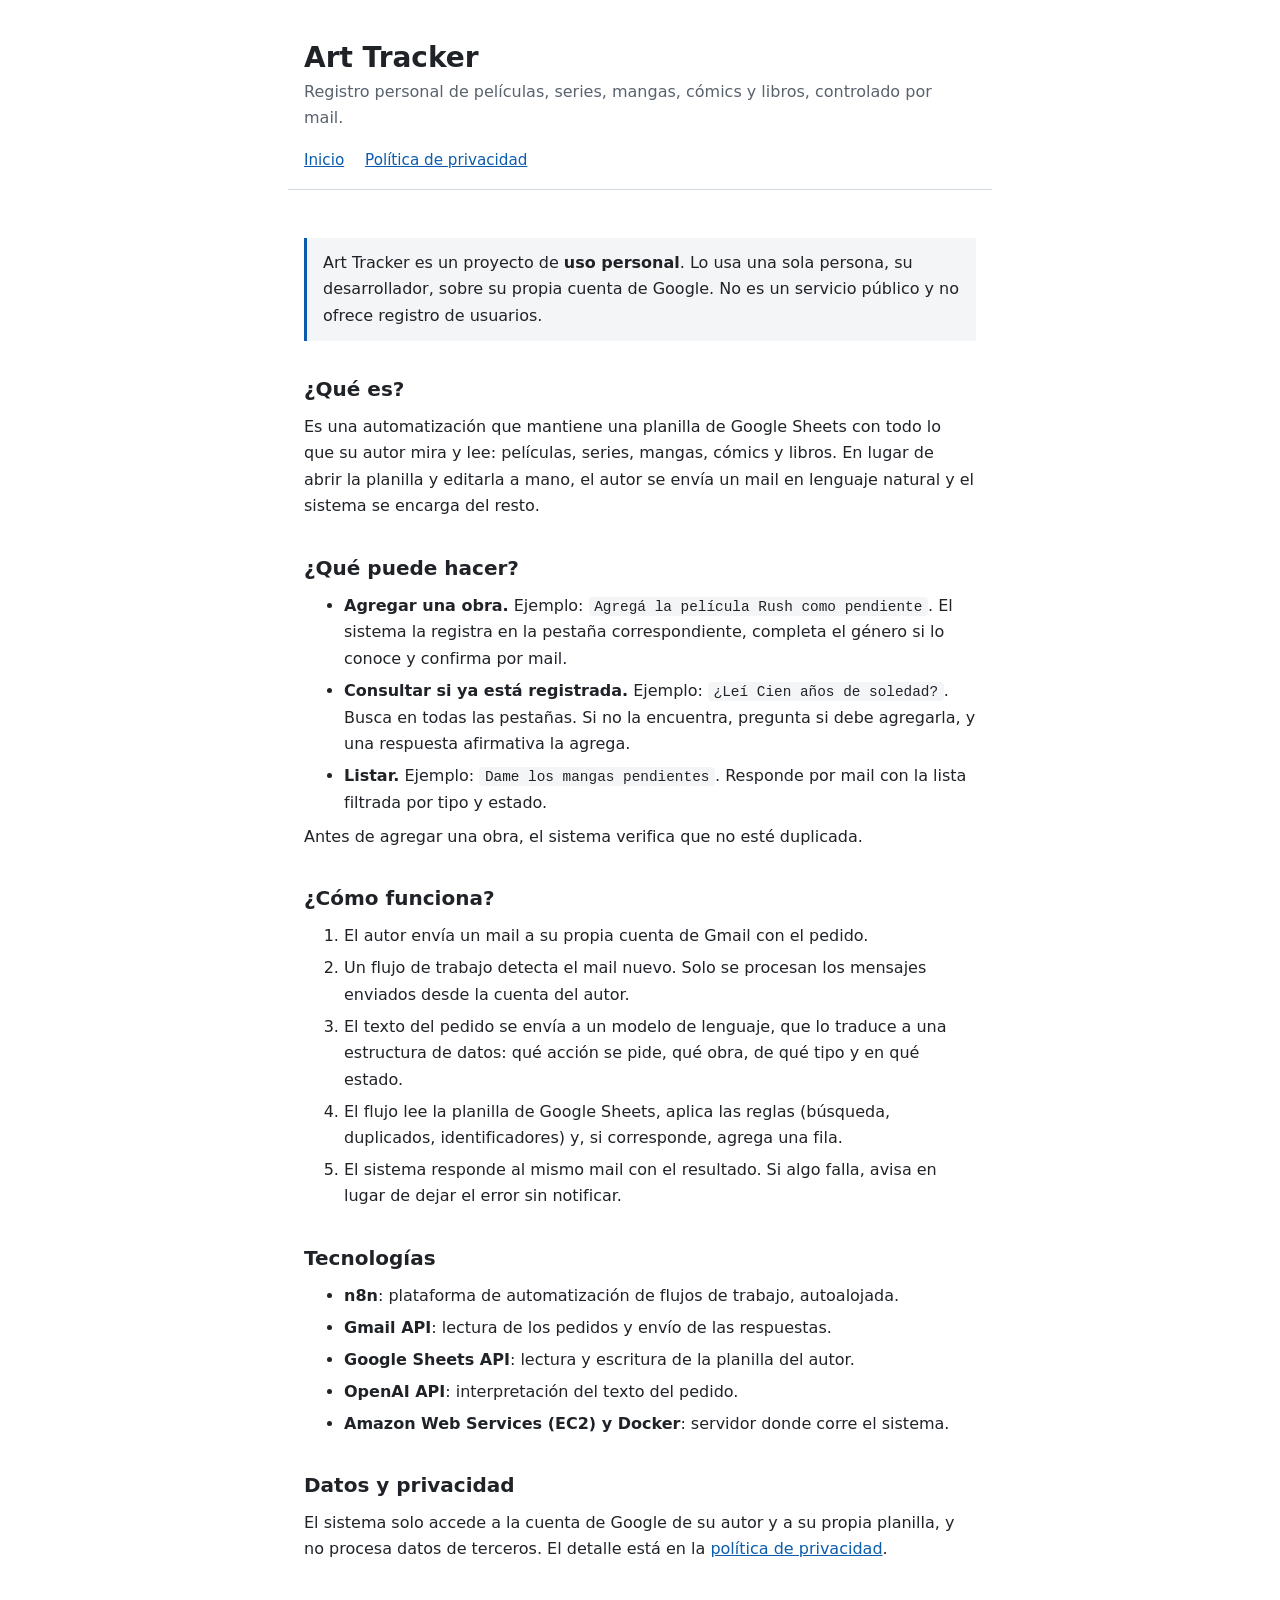
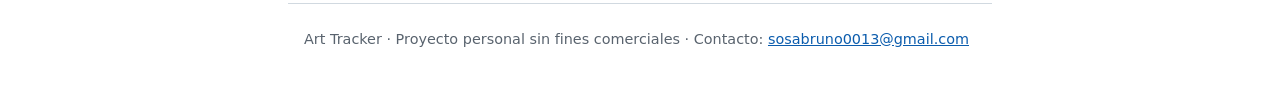
<file: index.html>
<!DOCTYPE html>
<html lang="es">
<head>
  <meta charset="utf-8">
  <meta name="viewport" content="width=device-width, initial-scale=1">
  <title>Art Tracker – Registro personal de películas, series, mangas y libros</title>
  <meta name="description" content="Art Tracker es una automatización de uso personal que registra películas, series, mangas, cómics y libros en una planilla de Google Sheets a partir de mails escritos en lenguaje natural.">
  <link rel="stylesheet" href="style.css">
</head>
<body>
  <header>
    <h1>Art Tracker</h1>
    <p>Registro personal de películas, series, mangas, cómics y libros, controlado por mail.</p>
    <nav>
      <a href="index.html">Inicio</a>
      <a href="privacy.html">Política de privacidad</a>
    </nav>
  </header>

  <main>
    <div class="note">
      Art Tracker es un proyecto de <strong>uso personal</strong>. Lo usa una sola persona, su desarrollador, sobre su propia cuenta de Google. No es un servicio público y no ofrece registro de usuarios.
    </div>

    <h2>¿Qué es?</h2>
    <p>
      Es una automatización que mantiene una planilla de Google Sheets con todo lo que su autor mira y lee: películas, series, mangas, cómics y libros. En lugar de abrir la planilla y editarla a mano, el autor se envía un mail en lenguaje natural y el sistema se encarga del resto.
    </p>

    <h2>¿Qué puede hacer?</h2>
    <ul>
      <li><strong>Agregar una obra.</strong> Ejemplo: <code>Agregá la película Rush como pendiente</code>. El sistema la registra en la pestaña correspondiente, completa el género si lo conoce y confirma por mail.</li>
      <li><strong>Consultar si ya está registrada.</strong> Ejemplo: <code>¿Leí Cien años de soledad?</code>. Busca en todas las pestañas. Si no la encuentra, pregunta si debe agregarla, y una respuesta afirmativa la agrega.</li>
      <li><strong>Listar.</strong> Ejemplo: <code>Dame los mangas pendientes</code>. Responde por mail con la lista filtrada por tipo y estado.</li>
    </ul>
    <p>Antes de agregar una obra, el sistema verifica que no esté duplicada.</p>

    <h2>¿Cómo funciona?</h2>
    <ol>
      <li>El autor envía un mail a su propia cuenta de Gmail con el pedido.</li>
      <li>Un flujo de trabajo detecta el mail nuevo. Solo se procesan los mensajes enviados desde la cuenta del autor.</li>
      <li>El texto del pedido se envía a un modelo de lenguaje, que lo traduce a una estructura de datos: qué acción se pide, qué obra, de qué tipo y en qué estado.</li>
      <li>El flujo lee la planilla de Google Sheets, aplica las reglas (búsqueda, duplicados, identificadores) y, si corresponde, agrega una fila.</li>
      <li>El sistema responde al mismo mail con el resultado. Si algo falla, avisa en lugar de dejar el error sin notificar.</li>
    </ol>

    <h2>Tecnologías</h2>
    <ul>
      <li><strong>n8n</strong>: plataforma de automatización de flujos de trabajo, autoalojada.</li>
      <li><strong>Gmail API</strong>: lectura de los pedidos y envío de las respuestas.</li>
      <li><strong>Google Sheets API</strong>: lectura y escritura de la planilla del autor.</li>
      <li><strong>OpenAI API</strong>: interpretación del texto del pedido.</li>
      <li><strong>Amazon Web Services (EC2) y Docker</strong>: servidor donde corre el sistema.</li>
    </ul>

    <h2>Datos y privacidad</h2>
    <p>
      El sistema solo accede a la cuenta de Google de su autor y a su propia planilla, y no procesa datos de terceros. El detalle está en la <a href="privacy.html">política de privacidad</a>.
    </p>
  </main>

  <footer>
    <p>Art Tracker · Proyecto personal sin fines comerciales · Contacto: <a href="mailto:sosabruno0013@gmail.com">sosabruno0013@gmail.com</a></p>
  </footer>
</body>
</html>
</file>
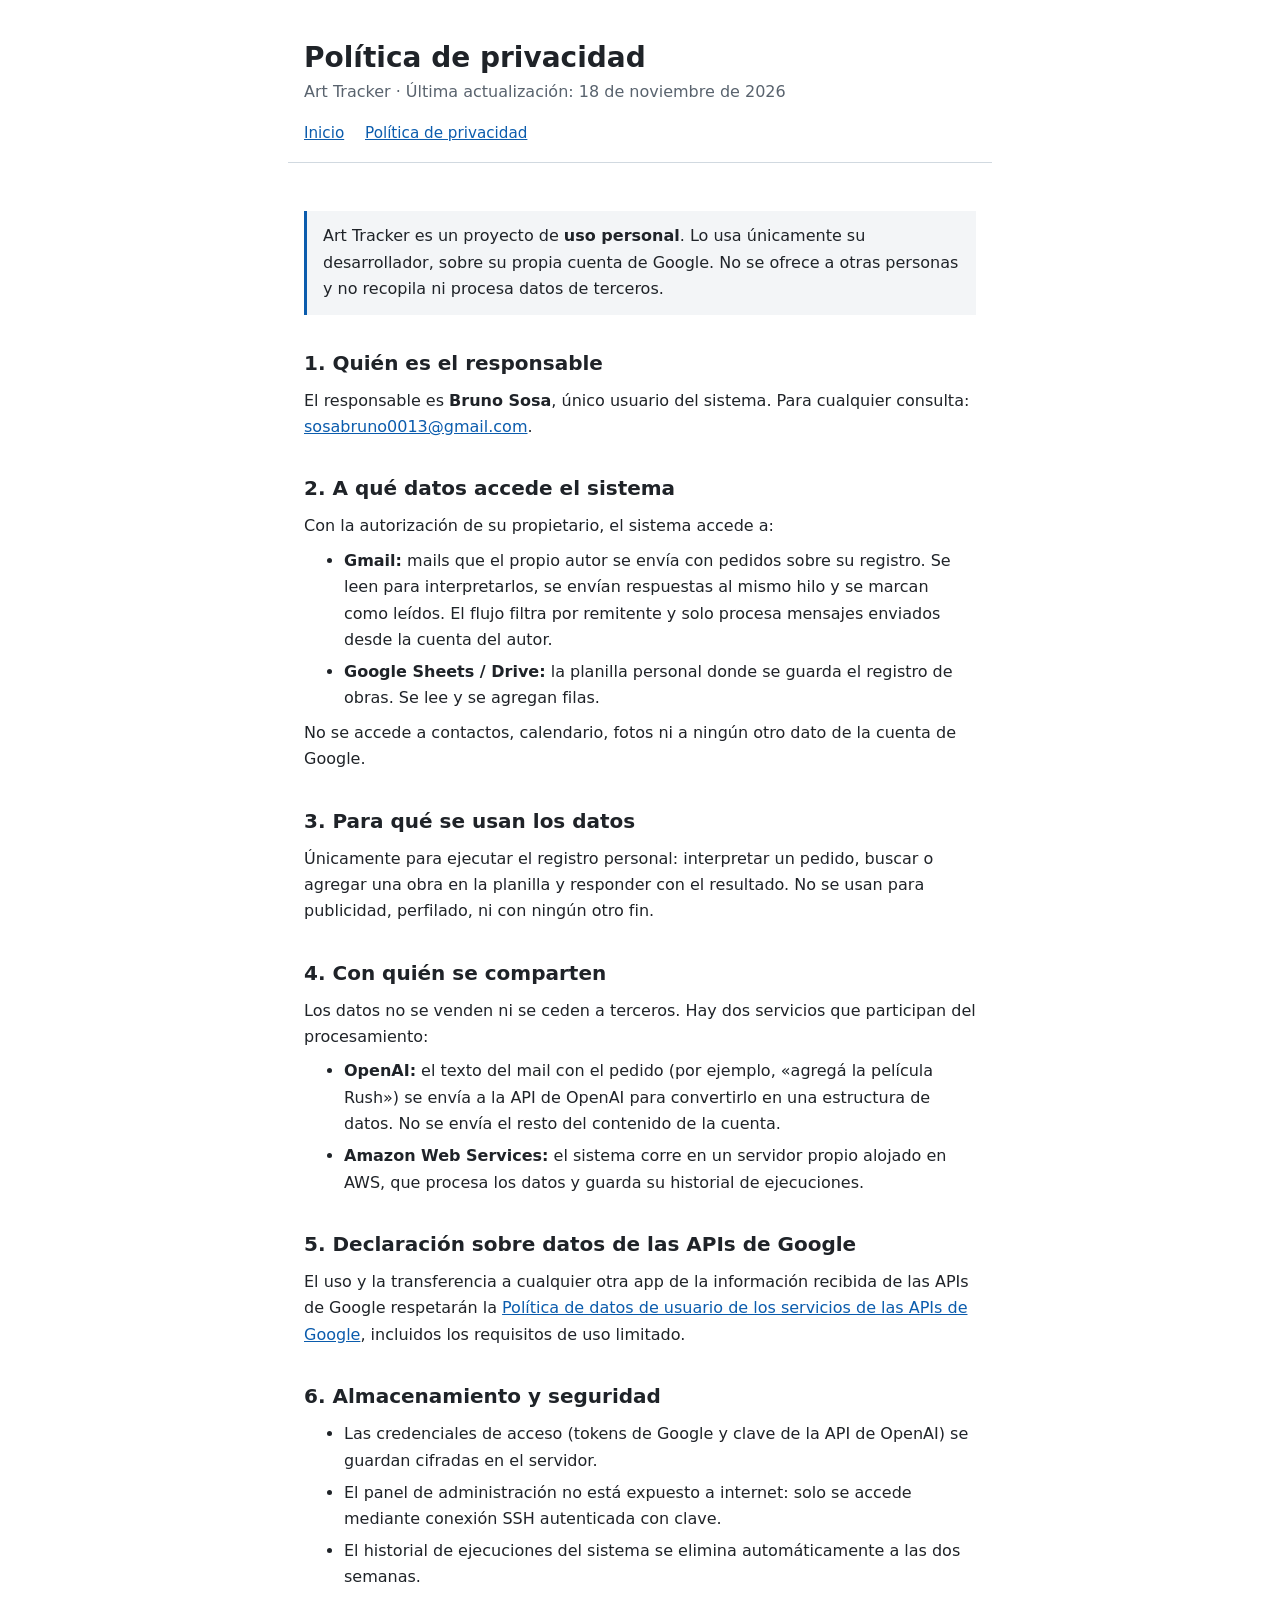
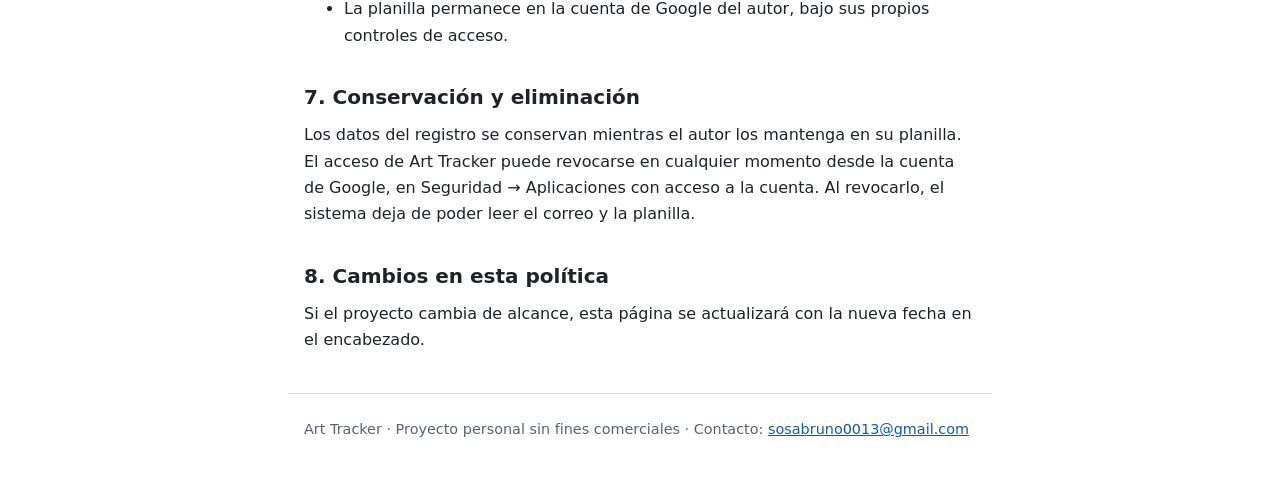
<file: privacy.html>
<!DOCTYPE html>
<html lang="es">
<head>
  <meta charset="utf-8">
  <meta name="viewport" content="width=device-width, initial-scale=1">
  <title>Política de privacidad – Art Tracker</title>
  <meta name="description" content="Política de privacidad de Art Tracker, una automatización de uso personal que accede a Gmail y Google Sheets del propio autor.">
  <link rel="stylesheet" href="style.css">
</head>
<body>
  <header>
    <h1>Política de privacidad</h1>
    <p>Art Tracker · Última actualización: 18 de noviembre de 2026</p>
    <nav>
      <a href="index.html">Inicio</a>
      <a href="privacy.html">Política de privacidad</a>
    </nav>
  </header>

  <main>
    <div class="note">
      Art Tracker es un proyecto de <strong>uso personal</strong>. Lo usa únicamente su desarrollador, sobre su propia cuenta de Google. No se ofrece a otras personas y no recopila ni procesa datos de terceros.
    </div>

    <h2>1. Quién es el responsable</h2>
    <p>
      El responsable es <strong>Bruno Sosa</strong>, único usuario del sistema. Para cualquier consulta: <a href="mailto:sosabruno0013@gmail.com">sosabruno0013@gmail.com</a>.
    </p>

    <h2>2. A qué datos accede el sistema</h2>
    <p>Con la autorización de su propietario, el sistema accede a:</p>
    <ul>
      <li><strong>Gmail:</strong> mails que el propio autor se envía con pedidos sobre su registro. Se leen para interpretarlos, se envían respuestas al mismo hilo y se marcan como leídos. El flujo filtra por remitente y solo procesa mensajes enviados desde la cuenta del autor.</li>
      <li><strong>Google Sheets / Drive:</strong> la planilla personal donde se guarda el registro de obras. Se lee y se agregan filas.</li>
    </ul>
    <p>No se accede a contactos, calendario, fotos ni a ningún otro dato de la cuenta de Google.</p>

    <h2>3. Para qué se usan los datos</h2>
    <p>
      Únicamente para ejecutar el registro personal: interpretar un pedido, buscar o agregar una obra en la planilla y responder con el resultado. No se usan para publicidad, perfilado, ni con ningún otro fin.
    </p>

    <h2>4. Con quién se comparten</h2>
    <p>Los datos no se venden ni se ceden a terceros. Hay dos servicios que participan del procesamiento:</p>
    <ul>
      <li><strong>OpenAI:</strong> el texto del mail con el pedido (por ejemplo, «agregá la película Rush») se envía a la API de OpenAI para convertirlo en una estructura de datos. No se envía el resto del contenido de la cuenta.</li>
      <li><strong>Amazon Web Services:</strong> el sistema corre en un servidor propio alojado en AWS, que procesa los datos y guarda su historial de ejecuciones.</li>
    </ul>

    <h2>5. Declaración sobre datos de las APIs de Google</h2>
    <p>
      El uso y la transferencia a cualquier otra app de la información recibida de las APIs de Google respetarán la
      <a href="https://developers.google.com/terms/api-services-user-data-policy">Política de datos de usuario de los servicios de las APIs de Google</a>,
      incluidos los requisitos de uso limitado.
    </p>

    <h2>6. Almacenamiento y seguridad</h2>
    <ul>
      <li>Las credenciales de acceso (tokens de Google y clave de la API de OpenAI) se guardan cifradas en el servidor.</li>
      <li>El panel de administración no está expuesto a internet: solo se accede mediante conexión SSH autenticada con clave.</li>
      <li>El historial de ejecuciones del sistema se elimina automáticamente a las dos semanas.</li>
      <li>La planilla permanece en la cuenta de Google del autor, bajo sus propios controles de acceso.</li>
    </ul>

    <h2>7. Conservación y eliminación</h2>
    <p>
      Los datos del registro se conservan mientras el autor los mantenga en su planilla. El acceso de Art Tracker puede revocarse en cualquier momento desde la cuenta de Google, en Seguridad → Aplicaciones con acceso a la cuenta. Al revocarlo, el sistema deja de poder leer el correo y la planilla.
    </p>

    <h2>8. Cambios en esta política</h2>
    <p>
      Si el proyecto cambia de alcance, esta página se actualizará con la nueva fecha en el encabezado.
    </p>
  </main>

  <footer>
    <p>Art Tracker · Proyecto personal sin fines comerciales · Contacto: <a href="mailto:sosabruno0013@gmail.com">sosabruno0013@gmail.com</a></p>
  </footer>
</body>
</html>
</file>
<file: style.css>
:root {
  --bg: #ffffff;
  --text: #1f2328;
  --muted: #59636e;
  --border: #d1d9e0;
  --accent: #0b5cad;
  --code-bg: #f3f5f7;
}

@media (prefers-color-scheme: dark) {
  :root {
    --bg: #14171a;
    --text: #e6e8ea;
    --muted: #9aa4ad;
    --border: #2f363d;
    --accent: #6cb2f5;
    --code-bg: #1d2227;
  }
}

* {
  box-sizing: border-box;
}

body {
  margin: 0;
  background: var(--bg);
  color: var(--text);
  font-family: system-ui, -apple-system, "Segoe UI", Roboto, sans-serif;
  line-height: 1.65;
}

header,
main,
footer {
  max-width: 44rem;
  margin: 0 auto;
  padding: 0 1rem;
}

header {
  padding-top: 2.5rem;
  padding-bottom: 1rem;
  border-bottom: 1px solid var(--border);
}

header h1 {
  margin: 0 0 0.25rem;
  font-size: 1.75rem;
  line-height: 1.25;
}

header p {
  margin: 0;
  color: var(--muted);
}

nav {
  margin-top: 1rem;
  font-size: 0.95rem;
}

nav a + a {
  margin-left: 1rem;
}

main {
  padding-top: 1.5rem;
  padding-bottom: 2rem;
}

h2 {
  margin: 2rem 0 0.5rem;
  font-size: 1.25rem;
}

p,
ul,
ol {
  margin: 0.5rem 0;
}

li + li {
  margin-top: 0.35rem;
}

a {
  color: var(--accent);
}

code {
  padding: 0.1rem 0.35rem;
  border-radius: 4px;
  background: var(--code-bg);
  font-family: ui-monospace, SFMono-Regular, Consolas, monospace;
  font-size: 0.9em;
}

.note {
  margin: 1.5rem 0;
  padding: 0.75rem 1rem;
  border-left: 3px solid var(--accent);
  background: var(--code-bg);
}

footer {
  padding-top: 1rem;
  padding-bottom: 2.5rem;
  border-top: 1px solid var(--border);
  color: var(--muted);
  font-size: 0.9rem;
}
</file>
